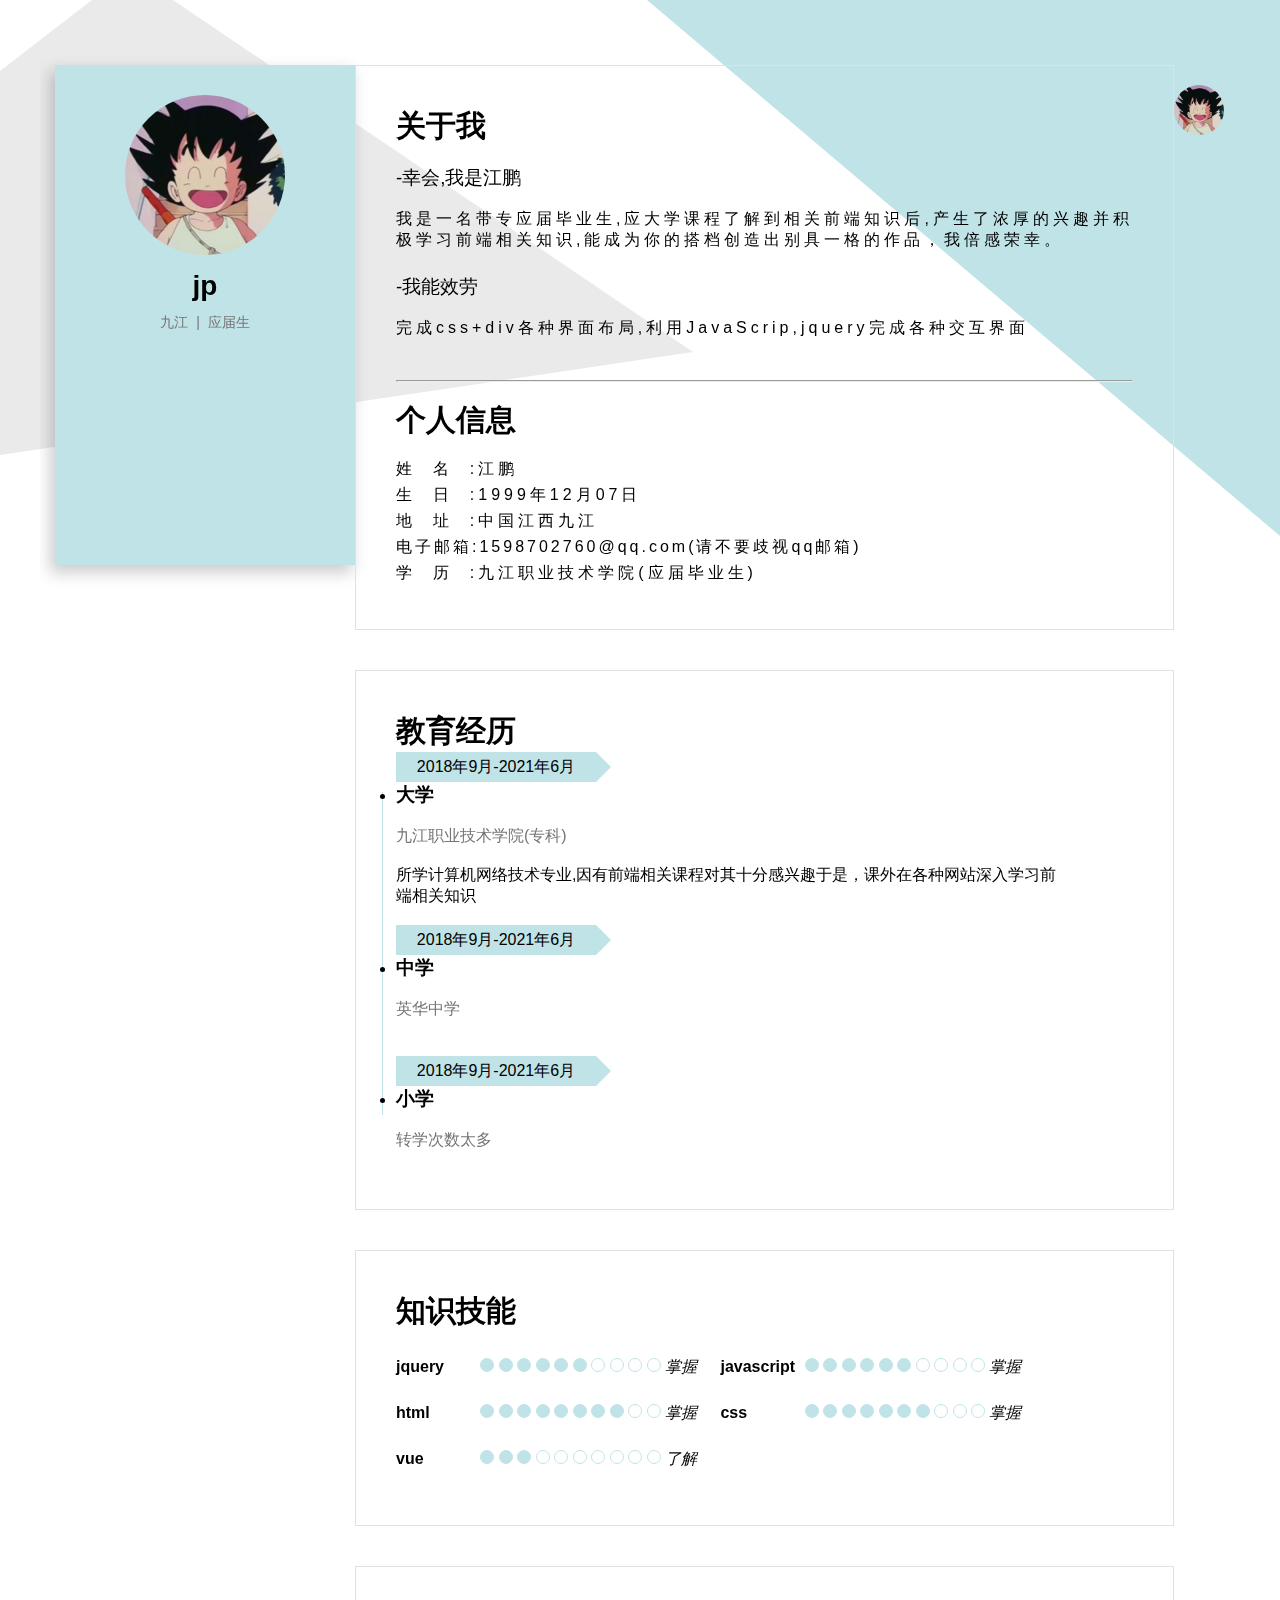
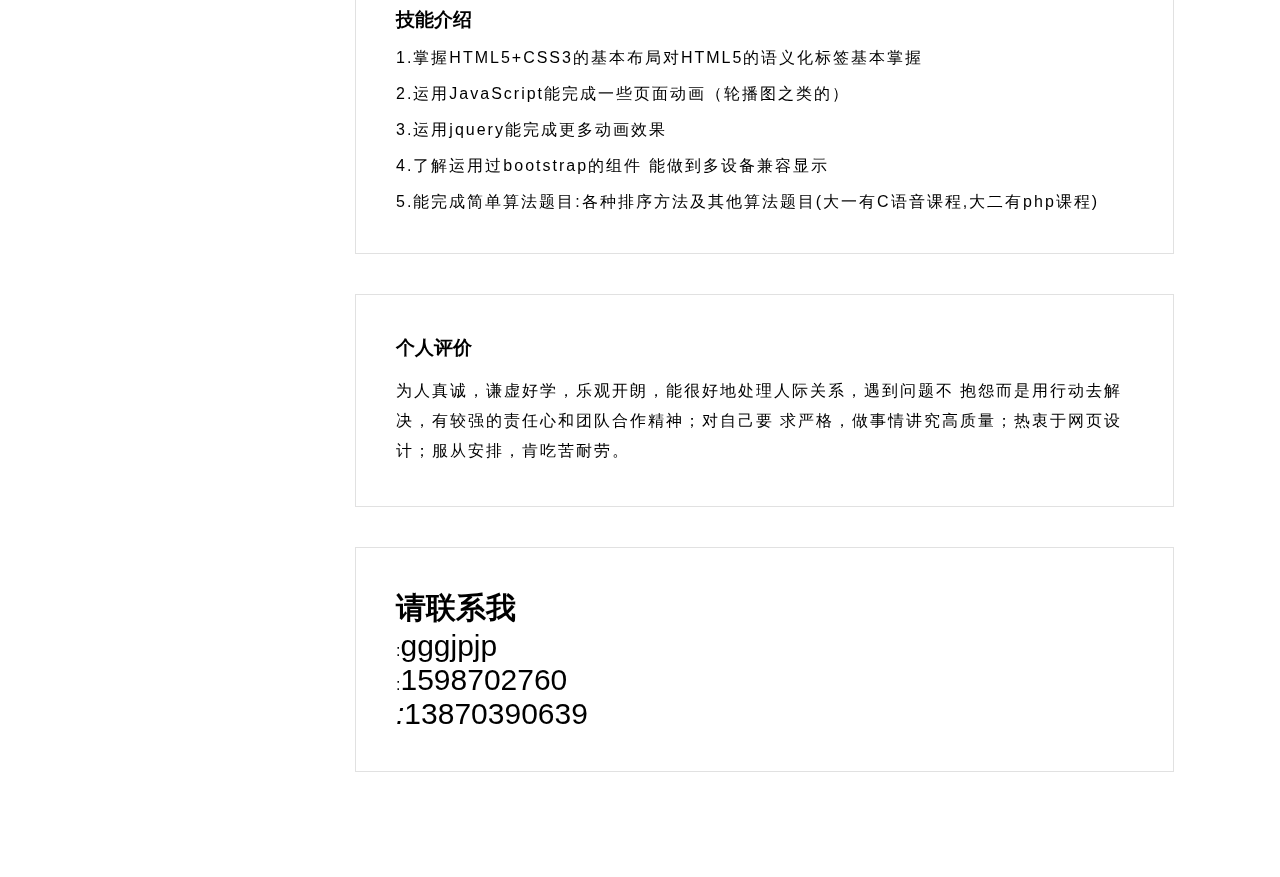
<file: index.html>
<!DOCTYPE html>
<html lang="en">
<head>
    <meta charset="UTF-8">
    <meta name="viewport" content="width=device-width, initial-scale=1.0">
    <title>鹏鹏的简历</title>
    <!-- <link rel="stylesheet" href="css/bootstrap.css"> -->
    <script src="js/jquery.js"></script>
    <script src="js/index.js"></script>
    <link rel="stylesheet" href="http://////at.alicdn.com/t/font_2145623_4xyfbgapdob.css">
    <link rel="stylesheet" href="css/index.css">
    
    <script src="js/bootstrap.js"></script>
    <style>
        @media (max-width:990px) {
  .container {
    max-width:100%;
    margin: 10px auto;
    
    
    }
    svg{
        display: none;
    }
 
    .xian{
        display: none;
    }
    .me{
        width:100%;
        float: none;
        box-shadow: none;
    
    }
    .body-main{
        width:100%;
        margin: 0;
        padding: 0;
    }
    
}
     @media (max-width:380px){
        .about-jn i{
            opacity:0;
        }
        }
    @media (max-width:560px){
        .my{
            font-size: 14px;
        }
    }
    @media (max-width:1250px){
        .nav{
        display: none;
    }
    }



    </style>
</head>
<body>
    <main class="container">
        
        <section class="me">
            
            <div class="me-warp">
                <div class="me-head"><img src="images/me.jpg" alt=""></div>
                <div class="me-name">
                    <b>jp</b>
                    <p>九江&nbsp;&nbsp;|&nbsp;&nbsp;应届生</p>
                </div>
    
    
    
    
                <div class="me-icon">
                    <div class="icon-li">
                        <a href="javascript:;">
                            <span style="font-size: 30px;" class="iconfont icon-weixin" ></span>
                            <div class="qr vx"><img src="images/vx.png" alt=""></div>
                        </a>
                    </div>
                    <div class="icon-li">
                        <a href="javascript:;">
                            <span style="font-size: 30px;"class="iconfont icon-qq1"></span>
                            <div class="qr qq"><img src="images/qq.png" alt=""></div>
                        </a>
                    </div>
                    <div class="icon-li">
                        <a href="#">
                            <span style="font-size: 30px;"class="iconfont icon-github"></span>
                            <div class="qr gh">github</div>
                        </a>
                    </div>
                    <div class="icon-li">
                        <a href="javascript:;">
                            <span style="font-size: 30px;"class="iconfont icon-weibiaoti-"></span>
                            <div class="qr dh">13870390639</div>
                        </a>
                    </div>
                </div>
            </div>
        </section>
        <section class="body-main">
            <div class="nav ">
                <a ><img src="images/me.jpg" style="width:50px;height:50px;border-radius: 50%;;" alt=""></a>
                <a href="#wo" class="iconfont icon-wo1"></a>
                <a href="#xueli" class="iconfont icon-xuexiao1"></a>
                <a href="#jineng" class="iconfont icon-zhuanyejineng"></a>
                <a href="#lianxi" class="iconfont icon-lianxiwomen3"></a>
            </div>
            <div class="about about-me">
                <h1>关于我</h1>
                <br>
                <h3>-幸会,我是江鹏</h3>
                <br>
                <p>我是一名带专应届毕业生,应大学课程了解到相关前端知识后,产生了浓厚的兴趣并积极学习前端相关知识,能成为你的搭档创造出别具一格的作品，我倍感荣幸。</p>
                <br>
                <h3>-我能效劳</h3>
                <br>
                <p>完成css+div各种界面布局,利用JavaScrip,jquery完成各种交互界面</p>
                <br><br>
                <hr>
                <br>
                <div class="my">
                    <h1>个人信息</h1><br>
                    <p>姓&nbsp&nbsp名&nbsp&nbsp:<span>江鹏</span></p>
                  
                    <p>生&nbsp&nbsp日&nbsp&nbsp:<span>1999年12月07日</span></p>
                    
                    <p>地&nbsp&nbsp址&nbsp&nbsp:<span>中国江西九江</span></p>
                    
                    <p style="letter-spacing: 3px;">电子邮箱:<span>1598702760@qq.com(请不要歧视qq邮箱)</span></p>
                    
                    <p>学&nbsp&nbsp历&nbsp&nbsp:<span>九江职业技术学院(应届毕业生)</span></p>
                   
                </div>
            
            </div>
            <div id="xueli" class="about about-life">
                <h1>教育经历</h1>
                
                <div class="life-box">
                <ul>
                    <li class="life"><span>2018年9月-2021年6月</span><div class="aa"></div></li>
                    <li style="list-style-type:disc"><h3>大学</h3></li><br>
                    <li style="color: #757575;">九江职业技术学院(专科)</li><br>
                    <li>所学计算机网络技术专业,因有前端相关课程对其十分感兴趣于是，课外在各种网站深入学习前端相关知识</li>
                </ul><br>
                <ul>
                    <li class="life"><span>2018年9月-2021年6月</span><div class="aa"></div></li>
                    <li style="list-style-type:disc"><h3>中学</h3></li><br>
                    <li style="color: #757575;">英华中学</li><br>
                    <li></li>
                </ul><br>
                <ul>
                    <li class="life"><span>2018年9月-2021年6月</span><div class="aa"></div></li>
                    <li style="list-style-type:disc"><h3>小学</h3></li><br>
                    <li style="color: #757575;">转学次数太多</li><br>
                    <li></li>
                </ul>
                <div class="xian"></div>
            </div>
                
            </div>
            <div id="jineng" class="about">
                <h1 style="padding-bottom: 15px;">知识技能</h1>
                <ul>
                    <li class="about-jn">
                        <p>
                            <b>jquery</b>
                            <span class="dianliang"></span>
                            <span class="dianliang"></span>
                            <span class="dianliang"></span>
                            <span class="dianliang"></span>
                            <span class="dianliang"></span>
                            <span class="dianliang"></span>
                            <span></span>
                            <span></span>
                            <span></span>
                            <span></span>
                            <i>掌握</i>
                        </p>
                    </li>
                    <li class="about-jn">
                        
                            <b>javascript</b>
                            <span class="dianliang"></span>
                            <span class="dianliang"></span>
                            <span class="dianliang"></span>
                            <span class="dianliang"></span>
                            <span class="dianliang"></span>
                            <span class="dianliang"></span>
                            <span></span>
                            <span></span>
                            <span></span>
                            <span></span>
                            <i>掌握</i>
                        
                    </li>
                    <li class="about-jn">
                       
                            <b>html</b>
                            <span class="dianliang"></span>
                            <span class="dianliang"></span>
                            <span class="dianliang"></span>
                            <span class="dianliang"></span>
                            <span class="dianliang"></span>
                            <span class="dianliang"></span>
                            <span class="dianliang"></span>
                            <span class="dianliang"></span>
                            <span></span>
                            <span></span>
                            <i>掌握</i>
                        
                    </li>
                    <li class="about-jn">
                       
                            <b>css</b>
                            <span class="dianliang"></span>
                            <span class="dianliang"></span>
                            <span class="dianliang"></span>
                            <span class="dianliang"></span>
                            <span class="dianliang"></span>
                            <span class="dianliang"></span>
                            <span class="dianliang"></span>
                            <span></span>
                            <span></span>
                            <span></span>
                            <i>掌握</i>
                        
                    </li>
                    <li class="about-jn">
                        
                            <b>vue</b>
                            <span class="dianliang"></span>
                            <span class="dianliang"></span>
                            <span class="dianliang"></span>
                            <span></span>
                            <span></span>
                            <span></span>
                            <span></span>
                            <span></span>
                            <span></span>
                            <span></span>
                            <i>了解</i>
                        
                    </li>
                    
                </ul>             
            </div>
            
            <div class="about">
                <div class="jin">
                    <h3>技能介绍</h3>
                    <ul>
                        <li>1.掌握HTML5+CSS3的基本布局对HTML5的语义化标签基本掌握</li>
                        <li>2.运用JavaScript能完成一些页面动画（轮播图之类的）</li>
                        <li>3.运用jquery能完成更多动画效果</li>
                        <li>4.了解运用过bootstrap的组件 能做到多设备兼容显示</li>
                        <li>5.能完成简单算法题目:各种排序方法及其他算法题目(大一有C语音课程,大二有php课程)</li>
                    </ul>
                </div>
            </div>
            <div class="about pj">
                <h3>个人评价</h3>
                <P>为人真诚，谦虚好学，乐观开朗，能很好地处理人际关系，遇到问题不
                    抱怨而是用行动去解决，有较强的责任心和团队合作精神；对自己要
                    求严格，做事情讲究高质量；热衷于网页设计；服从安排，肯吃苦耐劳。
                </P>
            </div>
            <div id="lianxi"class="about colme" >
                
                <h1>请联系我</h1>
                <div class="colme-vx"><i class="iconfont icon-weixin"></i>:<div class="colme-xx">gggjpjp</div></div>
                <div class="colme-vx"><i class="iconfont icon-qq1"></i>:<div class="colme-xx">1598702760</div></div>
                <div class="colme-vx"><i class="iconfont icon-weibiaoti-">:</i><div class="colme-xx">13870390639</div></div>
            </div>
        </section>
        <svg class="w-bgRight" height="536" width="633"><polygon points="0,0,633,0,633,536"></polygon></svg>
        <svg class="w-bgLeft" height="519" width="758"><polygon class="pol" points="0,455,693,352,173,0,92,0,0,71"></polygon></svg>
    </main>
   
</body>
</html>
</file>
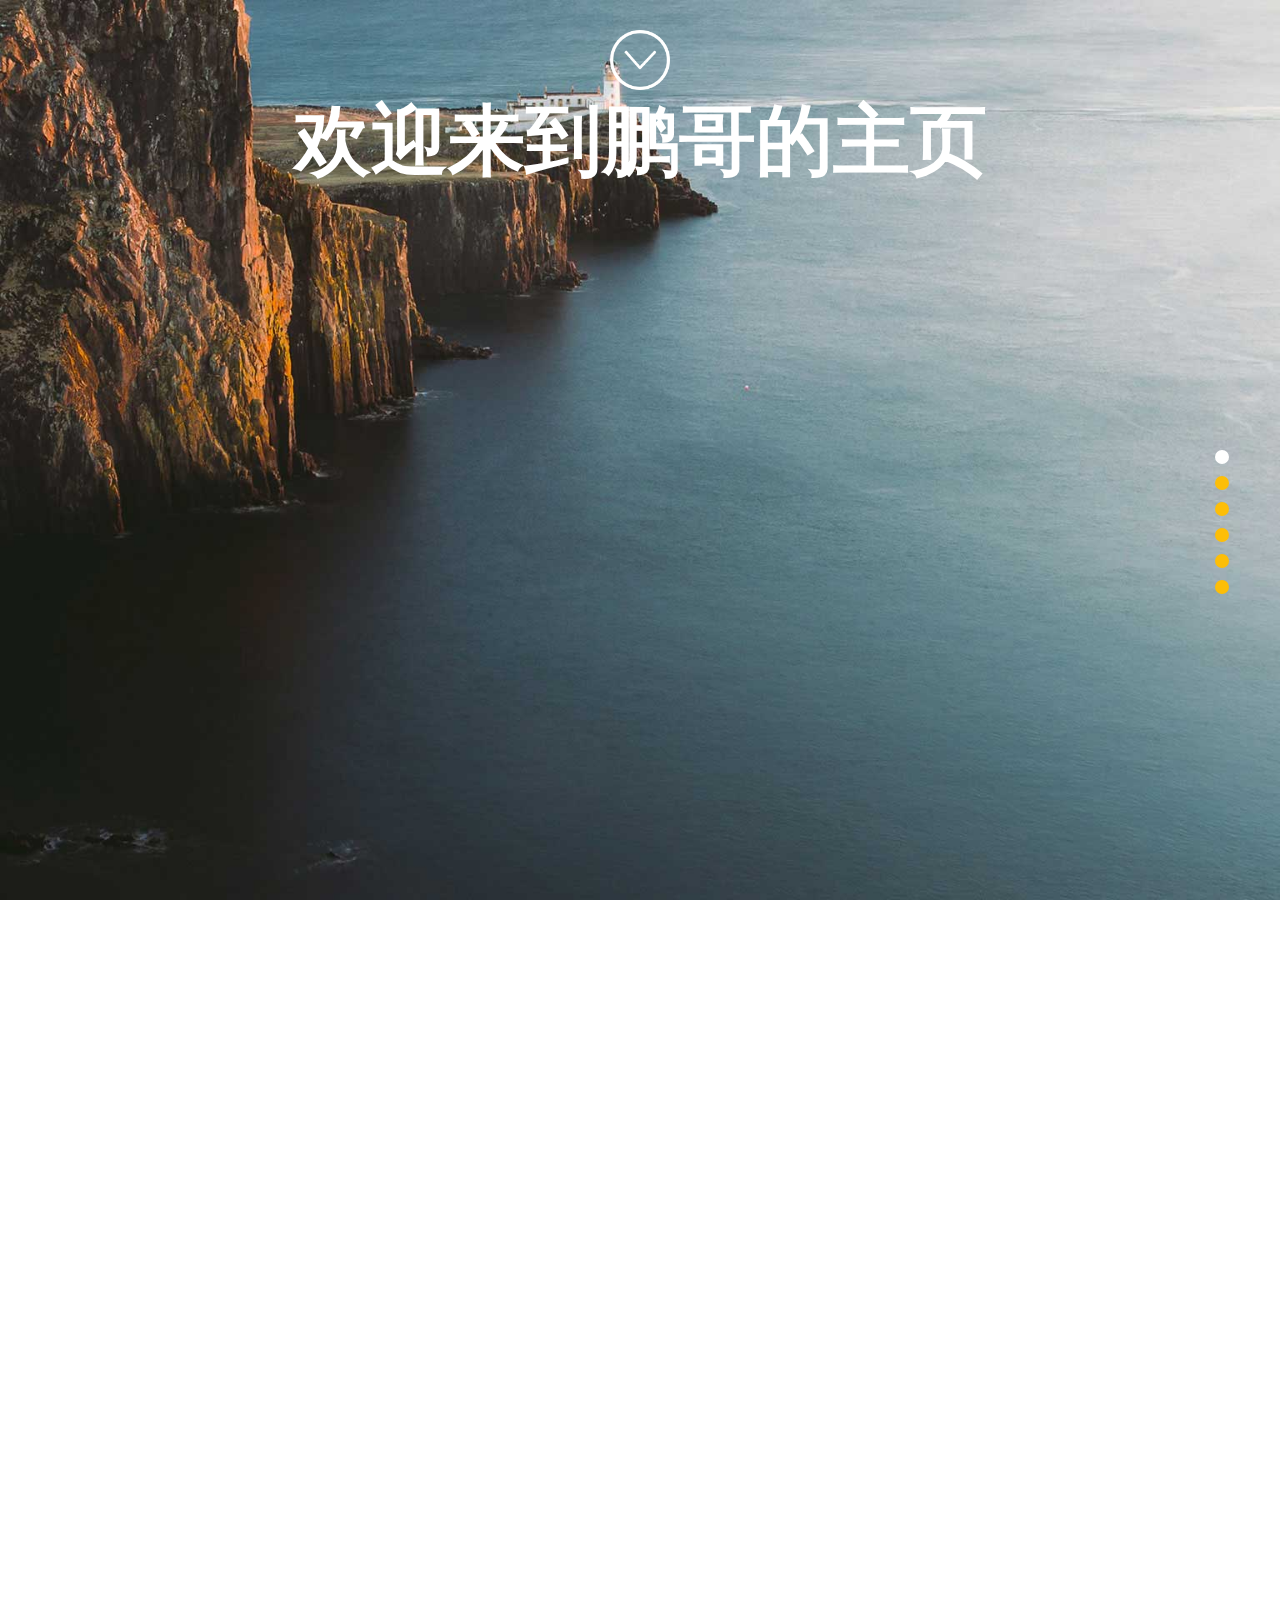
<file: 滚屏翻页代码/index.html>
<!doctype html>
<html>
<head>
<meta charset="utf-8">
<meta name="viewport" content="width=device-width,initial-scale=1.0,maximum-scale=1.0,user-scalable=0" />
<meta name="renderer" content="webkit">

<title>CSS3滚屏插件 滚动翻页 带翻页箭头</title>

<link rel="stylesheet" href="css/wheel-core.css">

</head>
<body>

<section class="section-wrap">

	<div class="section section-1">
		<div class="title"><h1>欢迎来到鹏哥的主页</h1></div>
	</div>
	
	<div class="section section-2">
		<div class="title"></div>
	</div>
	
	<div class="section section-3">
		<div class="title"></div>
	</div>
	
	<div class="section section-4">

		<div class="title">达瓦达瓦达瓦吴大维达瓦</div>
	</div>
	
	<div class="section section-5">
		<div class="title"></div>
	</div>
	
	<div class="section section-6">
		<div class="title"></div>
	</div>
	
</section>

<ul class="section-btn">
	<li class="on"></li>
	<li></li>
	<li></li>
	<li></li>
	<li></li>
	<li></li>
</ul>

<div class="arrow"></div>

<script type="text/javascript" src="js/jquery.min.js"></script>
<script type="text/javascript" src="js/wheel.min.js"></script>
<script type="text/javascript" src="js/wheel-core.js"></script>

</body>
</html>
</file>
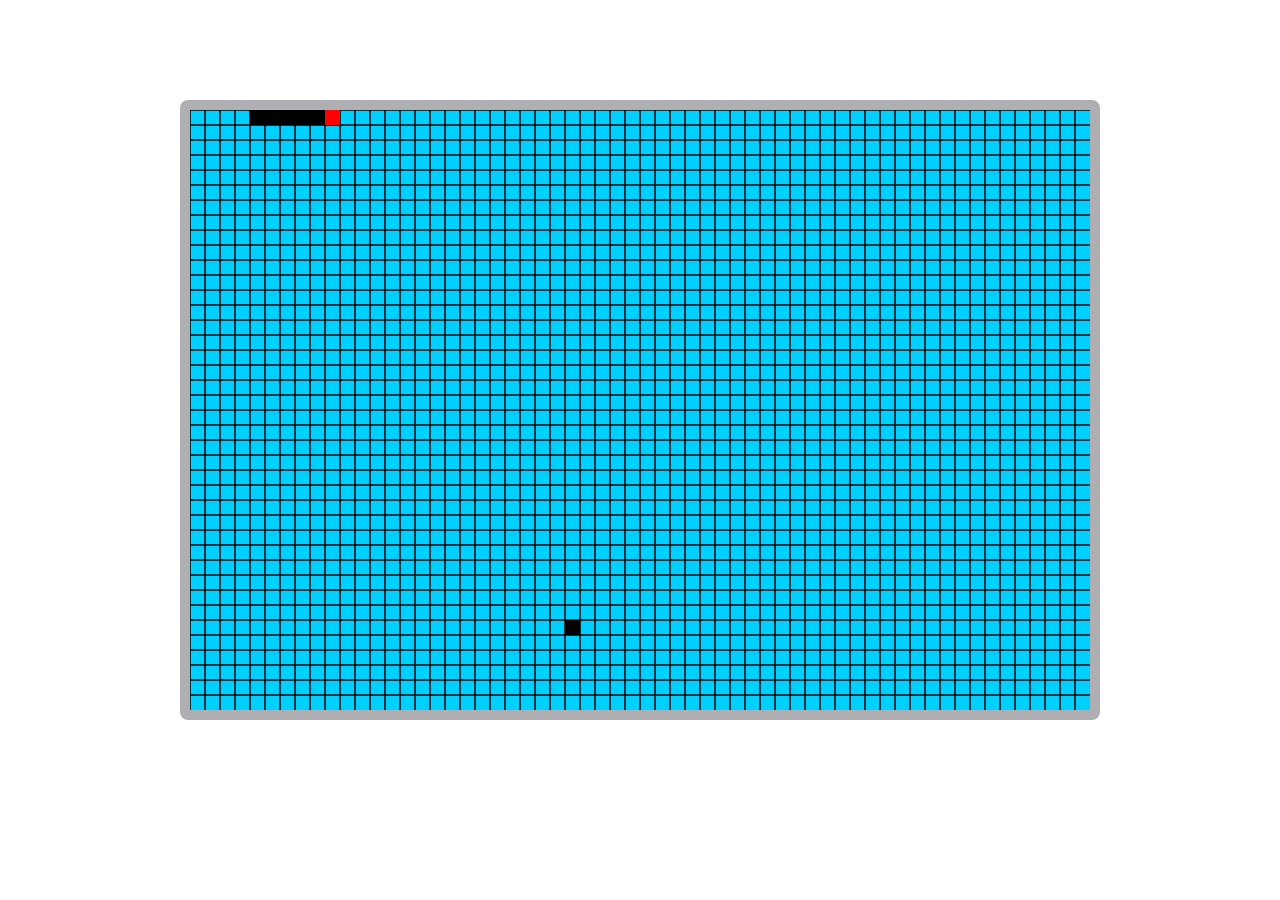
<file: Untitled-1.html>
<!DOCTYPE html>
<html>
<head>
	<title>贪吃蛇</title>
	<meta charset="UTF-8">
	<meta name="keywords" content="贪吃蛇">
	<meta name="Description" content="这是一个初学者用来学习的小游戏">
	<style type="text/css">
	*{margin:0;}
	.map{margin:100px auto;
		height:600px;
		width:900px;
		background:#00D0FF;
		border:10px solid #AFAEB2;
		border-radius:8px;
	}
	</style>
 
 
 
</head>
 
<body>
<div class="map">
<canvas id="canvas" height="600" width="900">
	
</canvas>
</div>
 
<script src="snake.js">
 
</script>
</body>
</html>
</file>
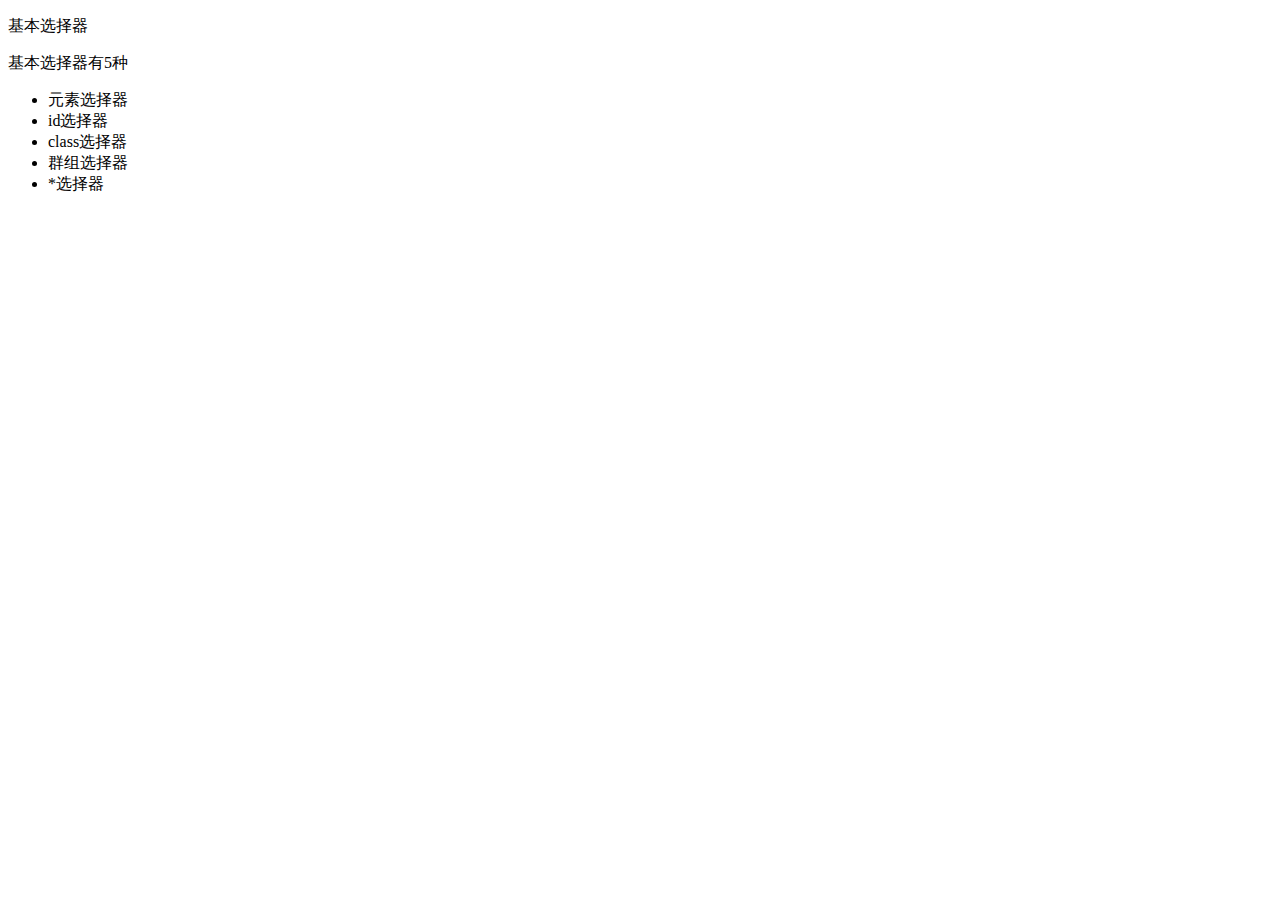
<file: 任务一.html>
<!DOCTYPE html>
<html lang="en">
<head>
    <meta charset="UTF-8">
    <meta name="viewport" content="width=device-width, initial-scale=1.0">
    <title>选择器</title>
    <script src="jquery.js"></script>
</head>
<body>
    <p>基本选择器</p>
    <p>基本选择器有5种</p>
    <ul>
        <li>元素选择器</li>
        <li id="a">id选择器</li>
        <li class="b">class选择器</li>
        <li >群组选择器</li>
        <li>*选择器</li>
    </ul>
    <script>
        $(function(){
			$('p:eq(0)').click(function(){
				$(this).css('background','red');
			});
			$('p:eq(1)').click(function(){
				$(this).css('background','blue');
			});
			$('li').click(function(){
				$('li').css('margin','30px');
			});
			$('#a').click(function(){
				$('#a').css('background','red');
			});
			 $('.b').click(function(){
				 $('.b').css('background','blue');
			});
			$('*').click(function(){
				$('*').css('font-size','30px');
			});
            
        });
    </script>
</body>
</html>
</file>
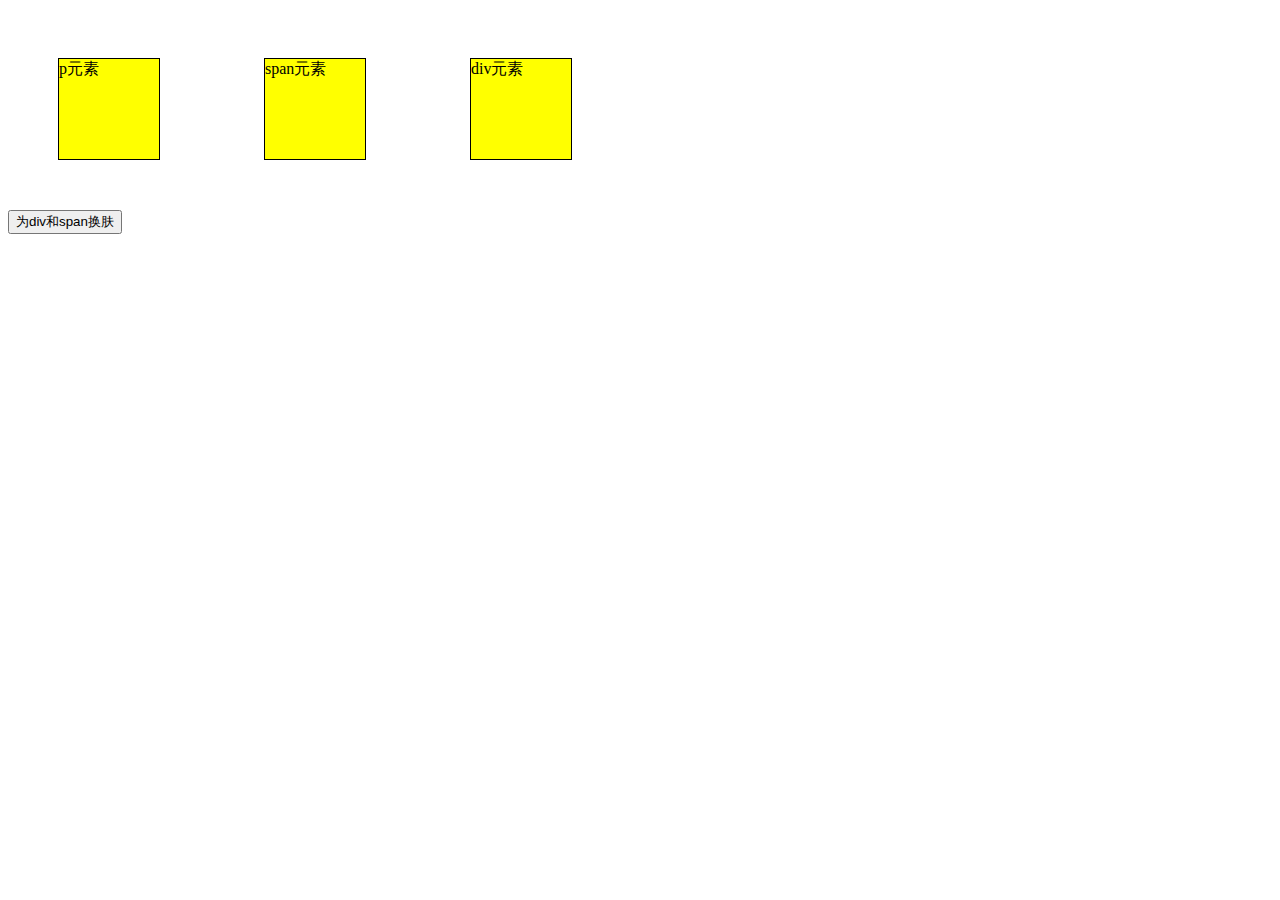
<file: 任务二.html>
<!DOCTYPE html>
<html lang="en">
<head>
    <meta charset="UTF-8">
    <meta name="viewport" content="width=device-width, initial-scale=1.0">
    <title>Document</title>
    <script src="jquery.js"></script>
    <style>
        p,span,div{
            display:inline-block;
            width:100px;
            height:100px;
            background-color: yellow;
            border: 1px solid black;
            margin: 50px;
        }

        


    </style>
</head>
<body>
    <p>p元素</p>
    <span class="a">span元素</span>
    <div class="a">div元素</div><br>
    <button>为div和span换肤</button>
    <script>
        $(function(){
            $('button').click(function(){
            $('.a').css("background","red");
            
        });
    });
    </script>
</body>
</html>
</file>
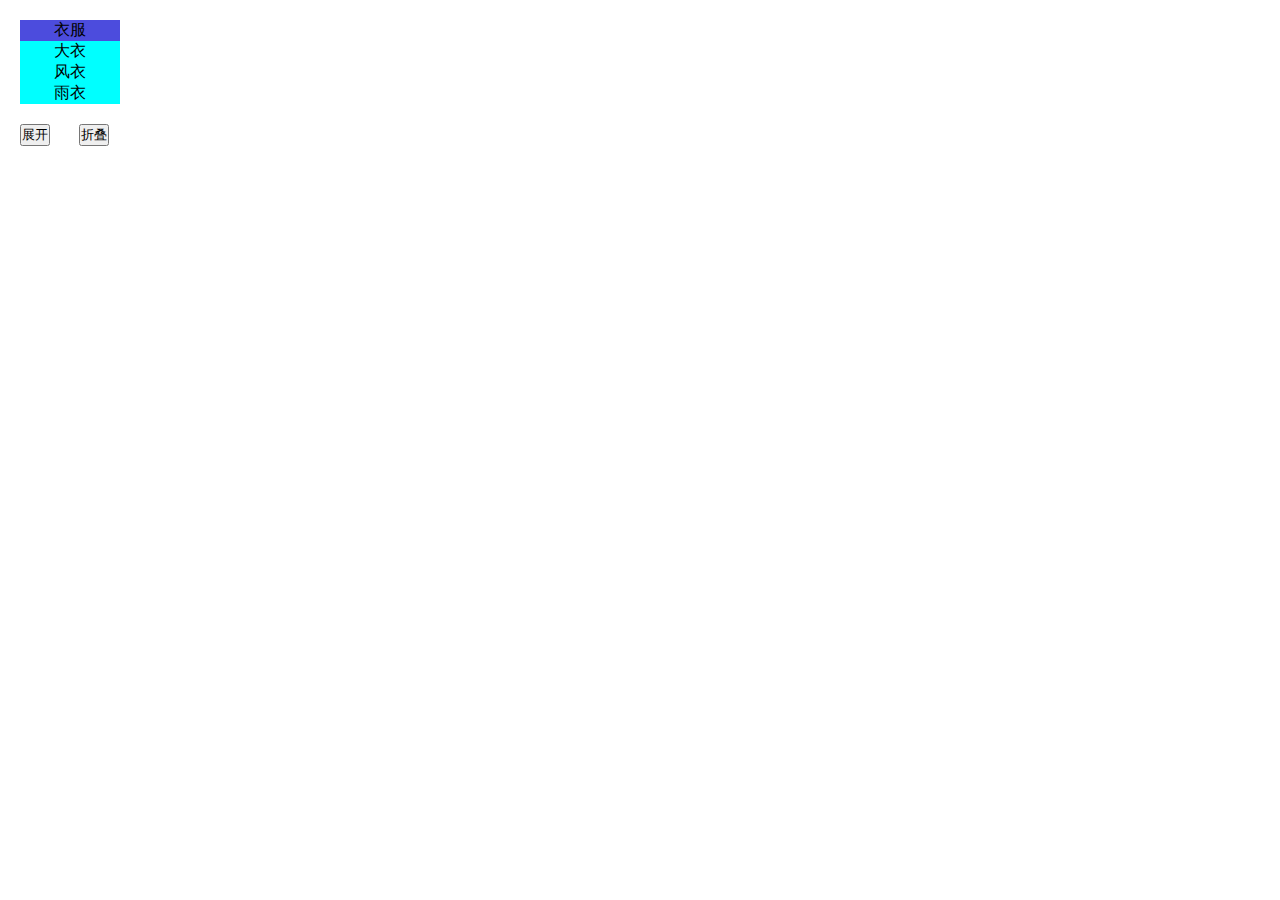
<file: 任务四.html>
<!DOCTYPE html>
<html lang="en">
<head>
    <meta charset="UTF-8">
    <meta name="viewport" content="width=device-width, initial-scale=1.0">
    <title>Document</title>
    <script src="jquery.js"></script>
    <style>
        *{
            margin: 0;
            padding: 0;
        }
        ul{
            margin: 20px;
            list-style: none;

        }
        ul>li{
            width:100px;
            text-align: center;
            background-color: aqua;
        }
        button{
            margin-left: 20px;
            margin-right: 5px;
            display: inline-block;
        }
    </style>
</head>
<body>

    <ul>
        <li style="background: rgb(76, 76, 221);">衣服</li>
        <li class="a">大衣</li>
        <li class="a">风衣</li>
        <li class="a">雨衣</li>
    </ul>
    <button>展开</button>
    <button>折叠</button>
<script>
    $(function(){
        $('button:eq(0)').click(function(){
            $('.a').show();

        });
        $('button:eq(1)').click(function(){
            $('.a').hide();

        });
    });
</script>
</body>
</html>
</file>
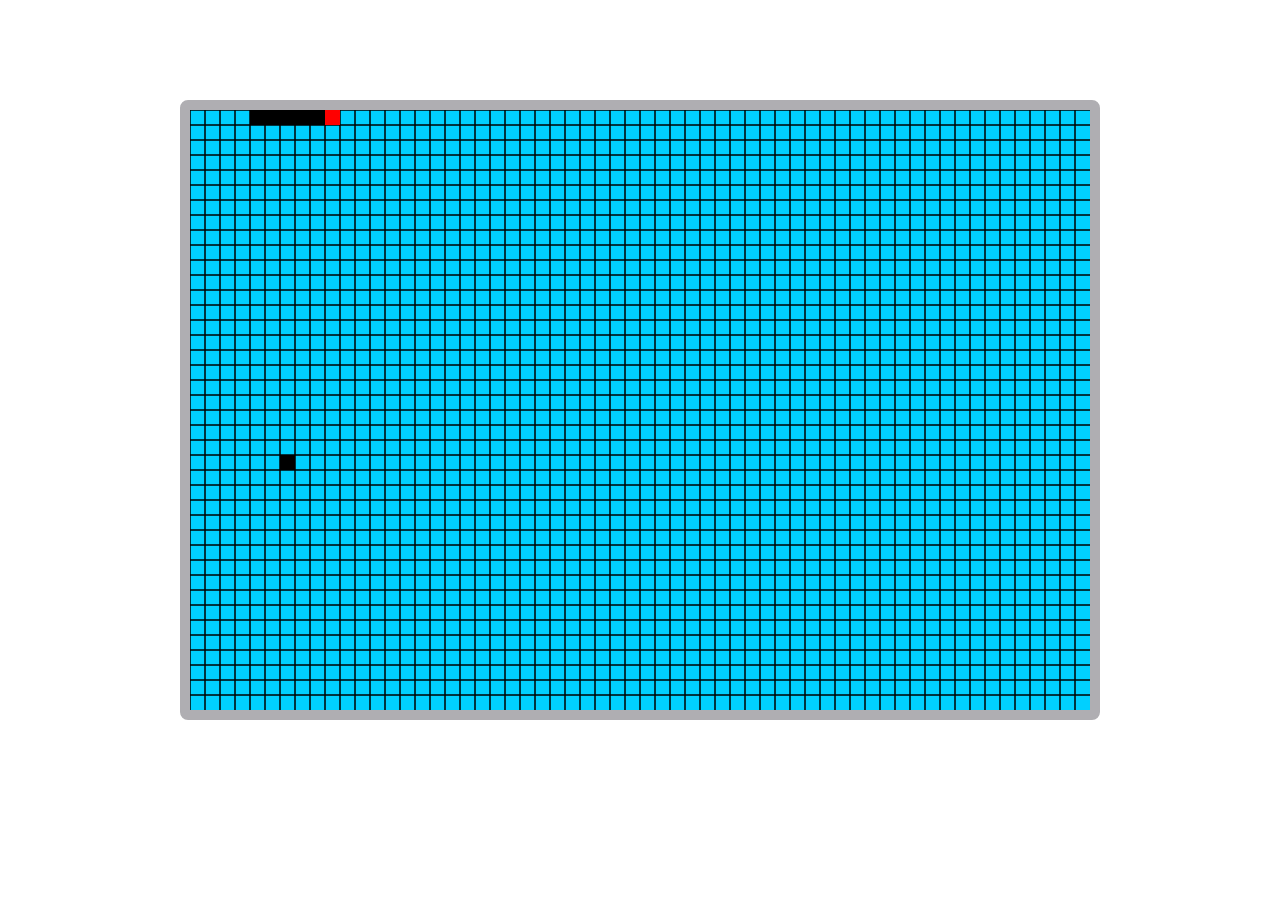
<file: 贪吃蛇.html>
<!DOCTYPE html>
<html>
<head>
	<title>贪吃蛇</title>
	<meta charset="UTF-8">
	<meta name="keywords" content="贪吃蛇">
	<meta name="Description" content="这是一个初学者用来学习的小游戏">
	<style type="text/css">
	*{margin:0;}
	.map{margin:100px auto;
		height:600px;
		width:900px;
		background:#00D0FF;
		border:10px solid #AFAEB2;
		border-radius:8px;
	}
	</style>
 
 
 
</head>
 
<body>
<div class="map">
<canvas id="canvas" height="600" width="900">
	
</canvas>
</div>
 
<script src="snake.js">
 
</script>
</body>
</html>
</file>
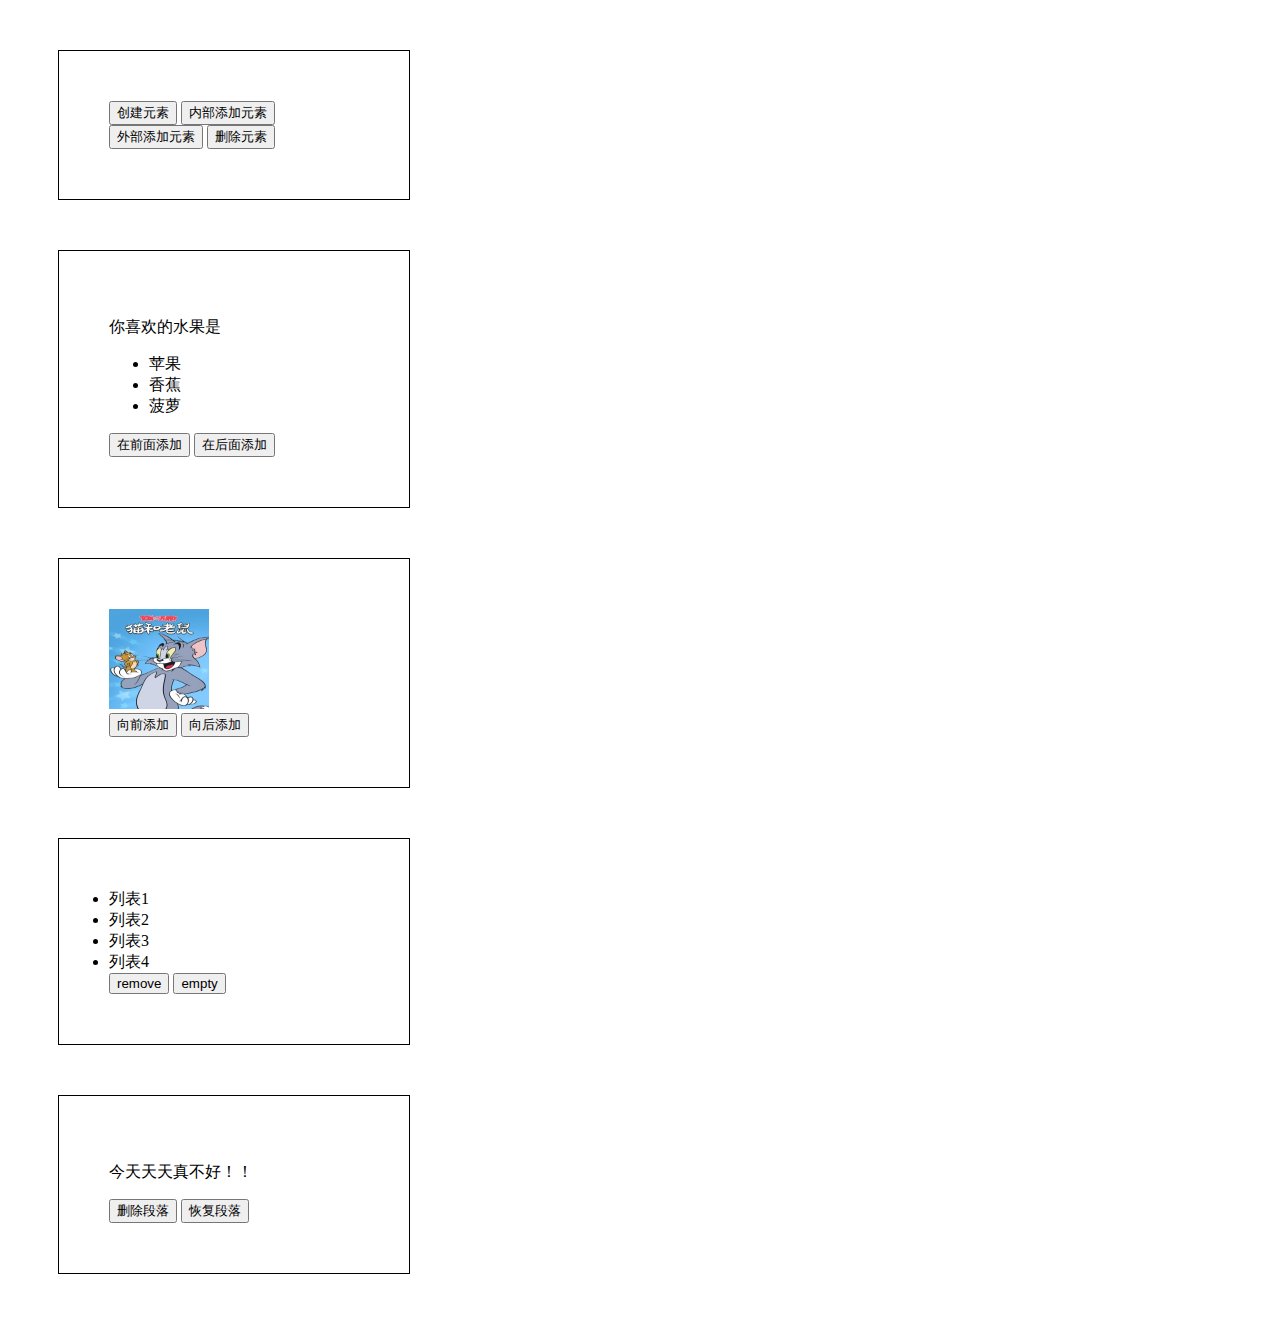
<file: 作业/作业1.1.html>
<!DOCTYPE html>
<html lang="en">
<head>
    <meta charset="UTF-8">
    <meta name="viewport" content="width=device-width, initial-scale=1.0">
    <title>作业集合</title>
    <script src="js/jquery.js"></script>
    <style>
        .rw{
            width:250px;
            height:auto;
           border: 1px solid black; 
           padding:50px;
           margin: 50px;
        }
        img{
            width:100px;
            height: 100px;
        }
    </style>
    <script>
        $(function(){
            $('#b1-1').click(function(){
                $('.a1').append('<ul>1</ul>');
                
            });
            $('.b1-2').click(function(){
                $('.a1 ul').append('<li>我是新的li</li>');
                
            });
            $('.b1-3').click(function(){
                $('.a1').append('<div>我是新的div</div>');
                
            });
            $('.b1-4').click(function(){
                $('.a1 div').remove();
                $('.a1 ul li').remove();
                $('.a1 ul').remove();
    
            });
            $('.b2-1').click(function(){
                $('.a2 ul').prepend('<li>西瓜</li>');
                
            });   
            
            $('.b2-2').click(function(){
                $('.a2 ul').append("<li>句子</li>");
                
            });     
            $('.b3-1').click(function(){
                $('.a3 img').before('<span>你好<span>');
            });
            $('.b3-2').click(function(){
                $('.a3 img').after('<span>我好<span>');
            });       
            $('.b4-1').click(function(){
                $('.a4').remove();

            });
            $('.b4-2').click(function(){
                $('.a4').empty();
                
            });
            var x;
	        $(".b5-1").click(function(){
	        	x=$(".a5 p").detach();
	        });
	        $(".b5-2").click(function(){
	        	$(".a5").prepend(x);
	        });
                });
    </script>
    
</head>
<body>
    
    <!-----------------------------任务一开始-------------------------------------->
    <div class="rw a1">
        
        <button id='b1-1'>创建元素</button>
        <button class='b1-2'>内部添加元素</button>
        <button class='b1-3'>外部添加元素</button>
        <button class='b1-4'>删除元素</button>
    </div>
    <!----------------------------任务一结束-------------------------------------->

    <!-----------------------------任务二开始-------------------------------------->
    <div class="rw a2">
        <p>你喜欢的水果是</p>
        <ul>
            
            <li>苹果</li>
            <li>香蕉</li>
            <li>菠萝</li>
        </ul>
        <button class='b2-1'>在前面添加</button>
        <button class='b2-2'>在后面添加</button>
    </div>
    <!-----------------------------任务二结束-------------------------------------->
    <!-----------------------------任务三开始-------------------------------------->
    <div class="rw a3"><img src="img/mao1.jpg" alt=""> <br>
        <button class='b3-1'>向前添加</button>
        <button class='b3-2'>向后添加</button>
    </div>
    <!-----------------------------任务三结束-------------------------------------->
    <!-----------------------------任务四开始-------------------------------------->
    <ul class="rw a4">
        <li>列表1</li>
        <li>列表2</li>
        <li>列表3</li>
        <li>列表4</li>
        <button class='b4-1'>remove</button>
        <button class='b4-2'>empty</button>
    </ul>
   <!-------- ---------------------任务四结束-------------------------------------->
   <!-------- ---------------------任务五开始-------------------------------------->
   <div class="rw a5">
    <p>今天天天真不好！！</p>
       <button class='b5-1'>删除段落</button>
       <button class='b5-2'>恢复段落</button>
       
   </div>
   <!-------- ---------------------任务五结束-------------------------------------->
   
</body>

</html>
</file>
<file: css/index.css>
*{
    margin: 0;
    padding: 0;
    box-sizing: border-box;
    text-decoration: none;
    font-family: PingFang SC,Quicksand,sans-serif,微软雅黑,Verdana,Arial,SimSun;

}
li{
    list-style: none;
}
a{
    color:black;
} 
a:focus,
input:focus,
p:focus,
div:focus{
-webkit-tap-highlight-color:rgba(0,0,0,0);

}
main{
    width:1200px;
    max-width: 1200px;
    height: auto;
    margin: 50px auto;
    overflow: hidden;
    padding: 15px;
    position: relative;
}
.nav{
    width:60px;
    height:500px;   
    position: absolute;;
    right:-40px;
    
    }
.nav a{
        font-size: 40px;
        display: block;
        padding: 20px;
    }
.nav a:hover{
    font-size: 50px;
    transition: 0.5s;
}
.icon-li a:hover{
    color: #fff;
}
.me{
    width:300px;
    height:500px;
    box-shadow: -4px 7px 15px 1px rgba(0,0,0,.2);
    background:#c0e3e7;
    float: left;
}
.me-warp{
    width:240px;
    height:auto;
    margin: 0 auto;
    padding:30px;
}
.me-head{
    width:160px;
    height:160px;
    margin:0 auto;
    
    
}
.me-head>img{
    border-radius: 50%;
    width:160px;
    height:160px;
}

.me-name{
    width:100%;
    margin: 0 auto;
    padding-top:15px;
    padding-bottom: 15px;
    text-align: center;
    
}
.me-name>b{
    font-size: 28px;
}
.me-name>p{
    line-height:40px;
    font-size: 14px;
    color: #757575;
}
.me-icon{
    width:100%;
    height:40px;
    padding-top: 30px;
    position: relative;
}

.icon-li{
    display: inline-block;
    width:40px;
    text-align: center;
    
}
.qr{
    width:150px;
    height:150px;
    position: absolute;
    display: none;
    background: #fff;
    border-radius: 50%;
    
}
.qq{
    
    position: absolute;
    bottom:11px;
    left:-8px;
}
.vx{
    position: absolute;
    bottom:11px;
    left:-60px;
}

.qr>img{
    width:150px;
    height:150px;
}
.gh{
    width:70px;
    height:30px;
    text-align: center;
    background-color: #fff;
    font-weight: 200;
    border-radius: 5px;    
    position: absolute;
    top:1px;
    left: 75px;
    color: #333;  
    line-height: 30px;
    }
.dh{
    width:100px;
    height:30px;
    text-align: center;
    background-color: #fff;
    font-weight: 200;
    border-radius: 5px;    
    position: absolute;
    top:1px;
    left: 110px;
    color: #333;
    line-height: 30px;
    }
.body-main{
    width:70%;
    height:auto;
    margin-left: 300px;
    position: relative;
   
}
.about{
    width:100%;
    height:auto;
    padding: 40px;
    border: 1px solid #e1e1e1;
    margin-bottom: 40px;
}
.about h1{
    font-size: 30px;
    font: weight 600;;
}
.about-me h3{
    font-weight: 350;
    
}
.about-me p{
    font-size: 1em;
    font-weight: 300;
    letter-spacing: 4px;
    padding-bottom: 5px;
}
.my1{
   
}
.my1 span{
    font-size: 14px;
    font-weight: 300;
    letter-spacing: 4px;
    
}
.about-life{
    width:100%;
    height:auto;
    position: relative;
}
.life{
    display: inline-block;
    width:200px;
    height:30px;
    background-color: #c0e3e7;
    position: relative;
    text-align: center;
}
.aa{
        display: inline-block;
        width:0px;
        height:0px;
        border-top:15px solid transparent;
        border-right:15px solid transparent;
        border-bottom:15px solid transparent;
        border-left:15px solid #c0e3e7;
        position: absolute;
        right: -30px;
}
.life span{
    line-height: 30px;
    font-weight: 300;
    
}
.xian{
    width:1px;
    height:323px;
    background-color: #c0e3e7;
    position: absolute;
    left: -14px;
    top:40px;
    z-index: -1;
}
.life-box{
  
    width:100%;

    position: relative;

}
.life-box ul{
    width: 90%;

}

.about-jn {
    display: inline-block;
    margin-top: 10px;
    margin-bottom: 15px;
    width:320px;
    
}
.about-jn b{
    display: inline-block;
    width:80px;
}

.about-jn span{
    display: inline-block;
    width:14px;
    height: 14px;
    border-radius: 50%;
    border: 1px solid #c0e3e7;
}
.dianliang{
    background-color: #c0e3e7;
}
.jin li{
    margin-top: 15px;
    letter-spacing: 2px;
}
.pj p{
    margin-top: 15px;
    letter-spacing: 2px;
    line-height: 30px;
}
.colme-vx i{
    font-size: 30px;
}
.colme-xx{
    display: inline-block;
    font-size: 30px;
}
body .w-bgLeft {
    left: 0px;
    opacity: 0.7;
    fill:#e1e1e1;
}
body svg {
    position: fixed;
    top: 0px;
    z-index: -1;
    
}
        body .w-bgRight {
    right: 0px;
    fill:#c0e3e7;
}
</file>
<file: 滚屏翻页代码/css/wheel-core.css>
* {
	margin:0;
	padding:0
}
ol,ul {
	list-style:none
}
html,body {
	width:100%;
	height:100%;
	overflow:hidden
}
.section-wrap {
	width:100%;
	height:100%;
	overflow:visible;
	transition:transform 1s;
	-webkit-transition:-webkit-transform 1s
}
.section-wrap .section {
	position:relative;
	width:100%;
	height:100%;
	background-position:center center;
	background-repeat:no-repeat
}
.section-wrap .section .title {
	width:100%;
	position:absolute;
	top:10%;
	color:#fff;
	font-size:2.4em;
	text-align:center
}
.section-wrap .section-1 {
	background:url(../images/1.jpg) no-repeat;background-size:cover;
}
.section-wrap .section-2 {
	background:url(../images/3.jpg) no-repeat;background-size:cover;
}
.section-wrap .section-3 {
	background:url(../images/4.jpg) no-repeat;background-size:cover;
}
.section-wrap .section-4 {
	background:url(../images/5.jpg) no-repeat;background-size:cover;
}
.section-wrap .section-5 {
	background:url(../images/1.jpg) no-repeat;background-size:cover;
}
.section-wrap .section-6 {
	background:url(../images/2.jpg) no-repeat;background-size:cover;
}
.section-wrap .section-7 {
	background:url(../images/3.jpg) no-repeat;background-size:cover;
}
.section-wrap .section-8 {
	background:url(../images/4.jpg) no-repeat;background-size:cover;
}
.put-section-0 {
	transform:translateY(0);
	-webkit-transform:translateY(0)
}
.put-section-1 {
	transform:translateY(-100%);
	-webkit-transform:translateY(-100%)
}
.put-section-2 {
	transform:translateY(-200%);
	-webkit-transform:translateY(-200%)
}
.put-section-3 {
	transform:translateY(-300%);
	-webkit-transform:translateY(-300%)
}
.put-section-4 {
	transform:translateY(-400%);
	-webkit-transform:translateY(-400%)
}
.put-section-5 {
	transform:translateY(-500%);
	-webkit-transform:translateY(-500%)
}
.put-section-6 {
	transform:translateY(-600%);
	-webkit-transform:translateY(-600%)
}
.put-section-7 {
	transform:translateY(-700%);
	-webkit-transform:translateY(-700%)
}
.section-btn {
	width:14px;
	position:fixed;
	right:4%;
	top:50%
}
.section-btn li {
	width:14px;
	height:14px;
	cursor:pointer;
	text-indent:-9999px;
	border-radius:50%;
	-webkit-border-radius:50%;
	margin-bottom:12px;
	background:#fdbe07;
	text-align:center;
	color:#fff;
	cursor:pointer
}
.section-btn li.on {
	background:#fff
}
.arrow {
	opacity:1;
	animation:arrow 3s cubic-bezier(.5,0,.1,1) infinite;
	-webkit-animation:arrow 3s cubic-bezier(.5,0,.1,1) infinite;
	position:absolute;
	top:30px;
	left:50%;
	margin-left:-30px;
	width:60px;
	height:60px;
	line-height:60px;
	cursor:pointer;
	background-image:url(../images/down.png);
	background-repeat:no-repeat;
	background-size:100%
}
.in {
	background-image:url(../images/up.png)
}
.arrow:hover {
	animation-play-state:paused;
	-webkit-animation-play-state:paused
}
@keyframes arrow {
	%0,%100 {
	top:30px;
	opacity:1
}
50% {
	top:60px;
	opacity:.5
}
}@-webkit-keyframes arrow {
	%0,%100 {
	top:30px;
	opacity:1
}
50% {
	top:60px;
	opacity:.5
}
}
</file>
